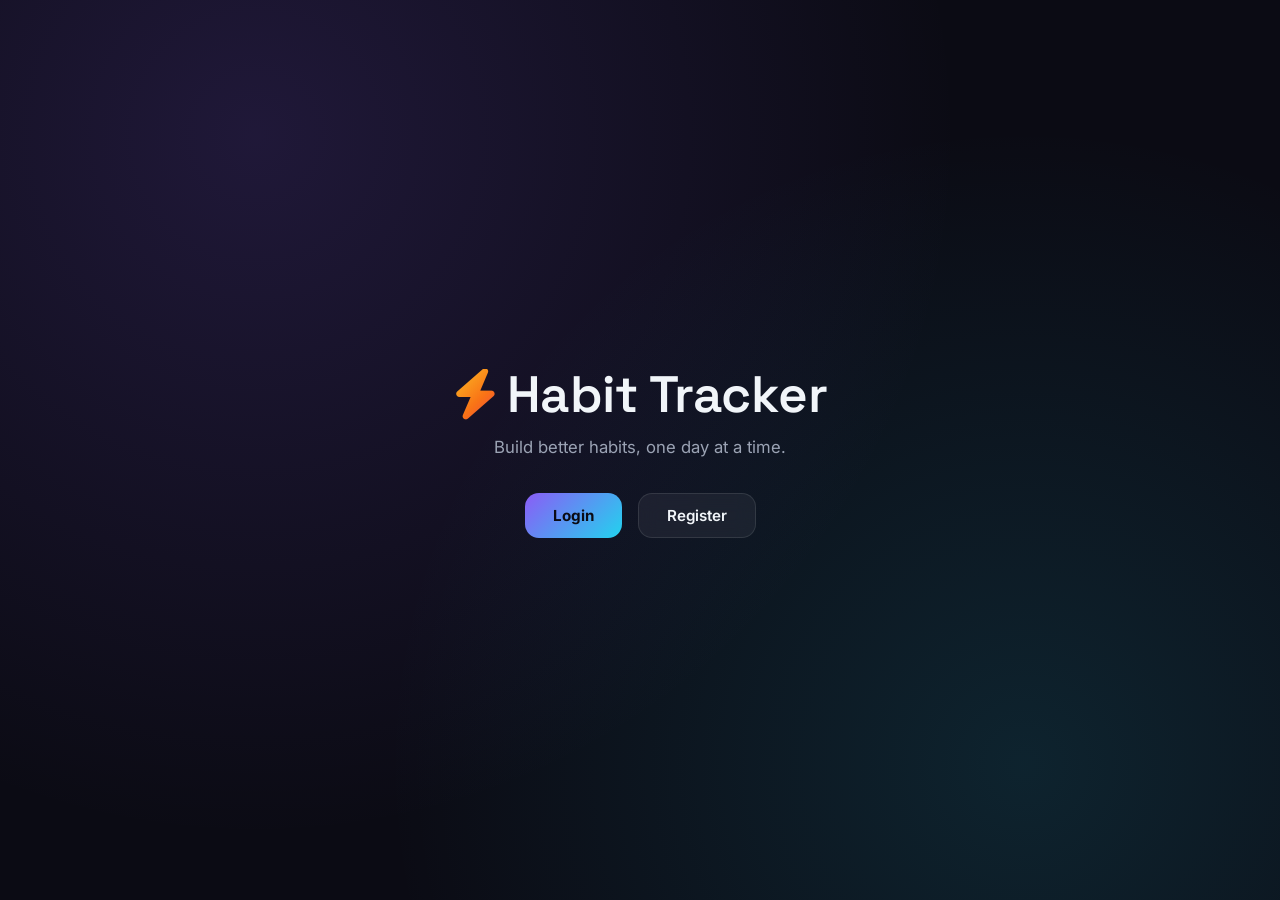
<file: frontend/index.html>
<!DOCTYPE html>
<html lang="en">
<head>
<meta charset="UTF-8">
<meta name="viewport" content="width=device-width, initial-scale=1.0, maximum-scale=1.0, viewport-fit=cover">


<meta name="theme-color" content="#0b0b14">
<meta name="mobile-web-app-capable" content="yes">
<meta name="apple-mobile-web-app-capable" content="yes">
<meta name="apple-mobile-web-app-status-bar-style" content="black-translucent">
<meta name="apple-mobile-web-app-title" content="Habits">
<link rel="manifest" href="manifest.json">
<link rel="apple-touch-icon" href="apple-touch-icon.png">
<link rel="icon" href="icon-192.png">


<title>Habit Tracker</title>
<link rel="stylesheet" href="css/main.css">
<link rel="stylesheet" href="https://cdnjs.cloudflare.com/ajax/libs/font-awesome/6.5.1/css/all.min.css">
</head>
<body>
<div class="landing">
  <h1><i class="fa-solid fa-bolt"></i> Habit Tracker</h1>
  <p>Build better habits, one day at a time.</p>
  <div class="landing-actions">
    <a href="login.html" class="btn btn-primary">Login</a>
    <a href="register.html" class="btn btn-secondary">Register</a>
  </div>
</div>
<script src="js/config.js"></script>
<script src="js/app.js"></script>

<script src="js/reminders.js"></script>

<script>redirectIfAuthed();</script>
</body>
</html>
</file>
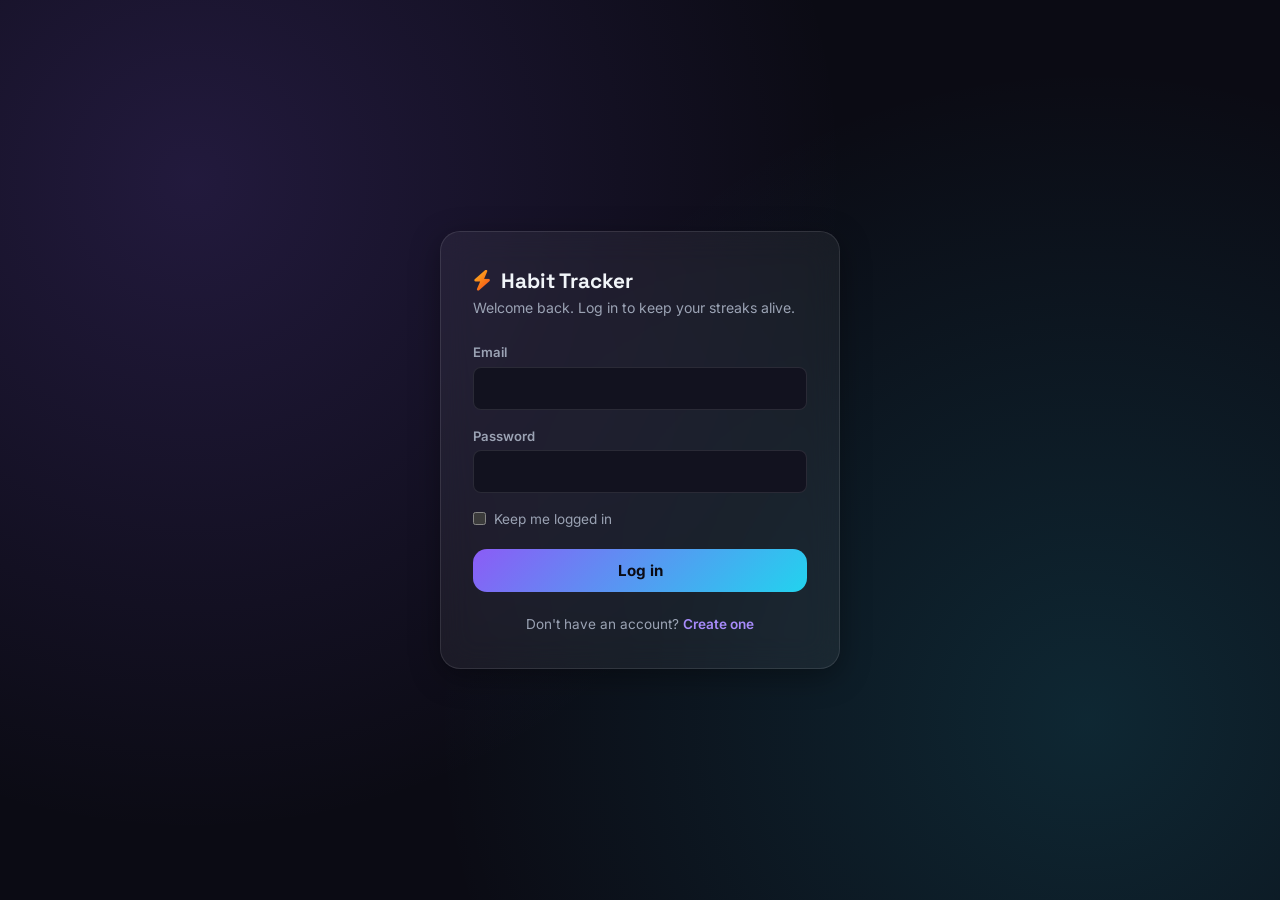
<file: frontend/achievements.html>
<!DOCTYPE html>
<html lang="en">
<head>
<meta charset="UTF-8">
<meta name="viewport" content="width=device-width, initial-scale=1.0, maximum-scale=1.0, viewport-fit=cover">


<meta name="theme-color" content="#0b0b14">
<meta name="mobile-web-app-capable" content="yes">
<meta name="apple-mobile-web-app-capable" content="yes">
<meta name="apple-mobile-web-app-status-bar-style" content="black-translucent">
<meta name="apple-mobile-web-app-title" content="Habits">
<link rel="manifest" href="manifest.json">
<link rel="apple-touch-icon" href="apple-touch-icon.png">
<link rel="icon" href="icon-192.png">


<title>Achievements — Habit Tracker</title>
<link rel="stylesheet" href="css/main.css">
<link rel="stylesheet" href="https://cdnjs.cloudflare.com/ajax/libs/font-awesome/6.5.1/css/all.min.css">
</head>
<body>
<div class="app-shell">
  <div id="app-shell-root"></div>
  <main class="main">
    <div class="page-header">
      <div>
        <h1>Achievements</h1>
        <div class="sub">Unlocked by showing up, not by luck.</div>
      </div>
      <button class="btn btn-secondary" id="recheck-btn"><i class="fa-solid fa-arrows-rotate"></i> Re-check</button>
    </div>

    <div class="achievements-summary">
      <div class="achievements-ring" id="achievements-ring"><span id="ring-label">–</span></div>
      <div>
        <div style="font-weight:700; font-size:1.05rem;" id="summary-count">Loading…</div>
        <div class="sub" style="margin-top:0.15rem;">achievements unlocked</div>
      </div>
    </div>

    <div class="achievements-grid" id="achievements-grid">
      <div class="skel" style="height:100px;"></div>
      <div class="skel" style="height:100px;"></div>
      <div class="skel" style="height:100px;"></div>
      <div class="skel" style="height:100px;"></div>
    </div>
  </main>
</div>
<script src="js/config.js"></script>
<script src="js/app.js"></script>

<script src="js/reminders.js"></script>

<script src="js/achievements.js"></script>
</body>
</html>
</file>
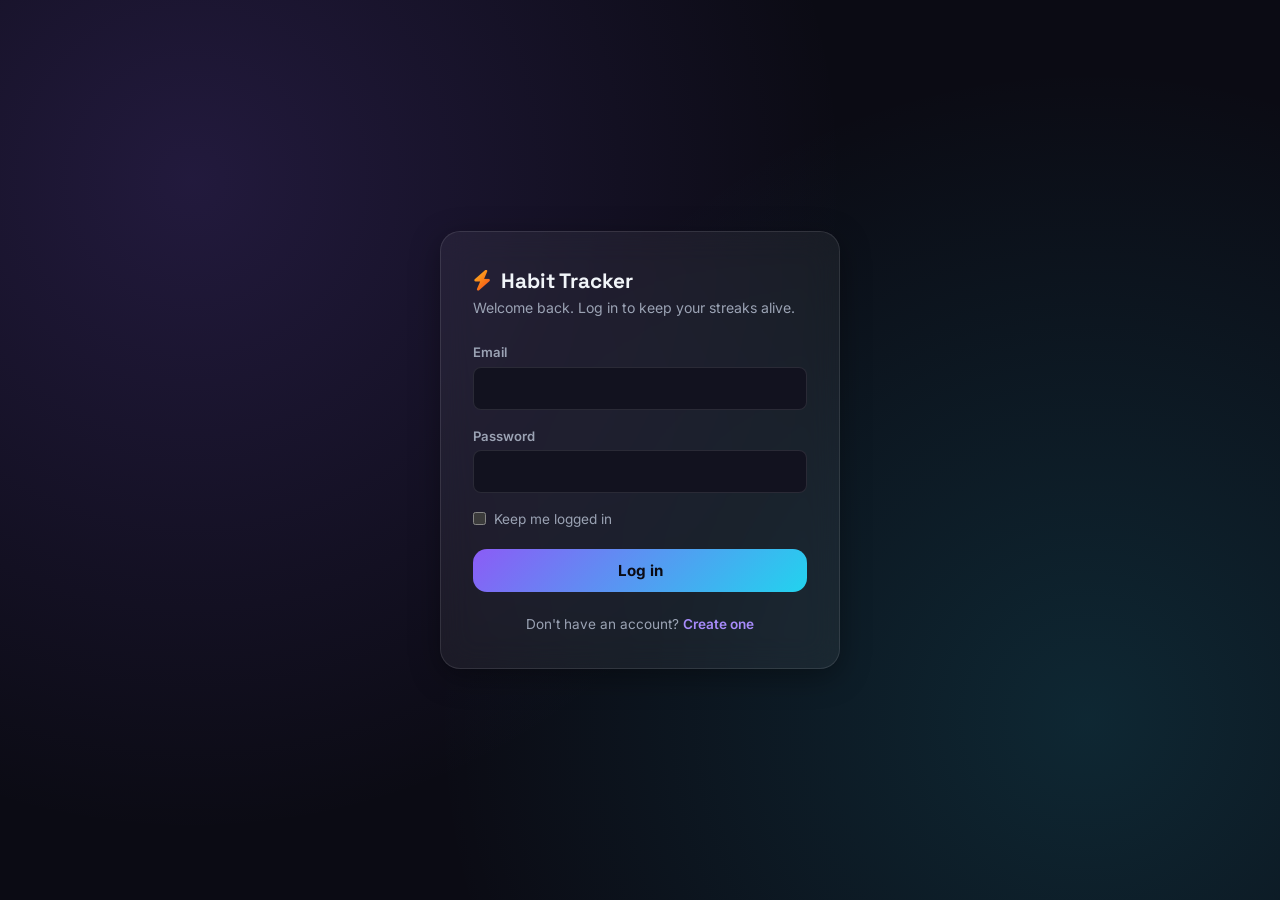
<file: frontend/dashboard.html>
<!DOCTYPE html>
<html lang="en">
<head>
<meta charset="UTF-8">
<meta name="viewport" content="width=device-width, initial-scale=1.0, maximum-scale=1.0, viewport-fit=cover">


<meta name="theme-color" content="#0b0b14">
<meta name="mobile-web-app-capable" content="yes">
<meta name="apple-mobile-web-app-capable" content="yes">
<meta name="apple-mobile-web-app-status-bar-style" content="black-translucent">
<meta name="apple-mobile-web-app-title" content="Habits">
<link rel="manifest" href="manifest.json">
<link rel="apple-touch-icon" href="apple-touch-icon.png">
<link rel="icon" href="icon-192.png">


<title>Dashboard — Habit Tracker</title>
<link rel="stylesheet" href="css/main.css">
<link rel="stylesheet" href="https://cdnjs.cloudflare.com/ajax/libs/font-awesome/6.5.1/css/all.min.css">
</head>
<body>
<div class="app-shell">
  <div id="app-shell-root"></div>
  <main class="main">
    <div class="page-header">
      <div>
        <h1 id="greeting">Today</h1>
        <div class="sub" id="today-date"></div>
      </div>
      <a href="habits.html" class="btn btn-primary"><i class="fa-solid fa-plus"></i> Add habit</a>
    </div>

    <div class="stat-grid" id="stat-grid">
      <div class="stat-card"><div class="stat-label">Today</div><div class="skel" style="height:1.9rem;width:60%;"></div></div>
      <div class="stat-card ember"><div class="stat-label">Current streak</div><div class="skel" style="height:1.9rem;width:60%;"></div></div>
      <div class="stat-card"><div class="stat-label">Longest streak</div><div class="skel" style="height:1.9rem;width:60%;"></div></div>
      <div class="stat-card"><div class="stat-label">Total habits</div><div class="skel" style="height:1.9rem;width:60%;"></div></div>
    </div>

    <div class="card">
      <div class="card-title"><i class="fa-solid fa-list-check"></i> Today's habits</div>
      <div id="habit-list">
        <div class="skel" style="height:60px;margin-bottom:0.5rem;"></div>
        <div class="skel" style="height:60px;margin-bottom:0.5rem;"></div>
        <div class="skel" style="height:60px;"></div>
      </div>
    </div>

    <div class="card" style="margin-top:1.25rem;">
      <div class="page-header" style="margin-bottom:1rem;">
        <div class="card-title" style="margin-bottom:0;"><i class="fa-solid fa-calendar-days"></i> <span id="calendar-month-label">This month</span></div>
        <div class="range-toggle" id="calendar-month-nav">
          <button id="calendar-prev-month" aria-label="Previous month"><i class="fa-solid fa-chevron-left"></i></button>
          <button id="calendar-today-btn">Today</button>
          <button id="calendar-next-month" aria-label="Next month"><i class="fa-solid fa-chevron-right"></i></button>
        </div>
      </div>
      <div class="month-cal-weekdays">
        <span>Sun</span><span>Mon</span><span>Tue</span><span>Wed</span><span>Thu</span><span>Fri</span><span>Sat</span>
      </div>
      <div class="month-cal-grid" id="month-cal-grid"></div>
      <div class="heatmap-legend">
        Less
        <div class="heatmap-cell" data-level="0"></div>
        <div class="heatmap-cell" data-level="1"></div>
        <div class="heatmap-cell" data-level="2"></div>
        <div class="heatmap-cell" data-level="3"></div>
        <div class="heatmap-cell" data-level="4"></div>
        More
      </div>
    </div>
  </main>
</div>
<script src="js/config.js"></script>
<script src="js/app.js"></script>

<script src="js/reminders.js"></script>

<script src="js/dashboard.js"></script>
</body>
</html>
</file>
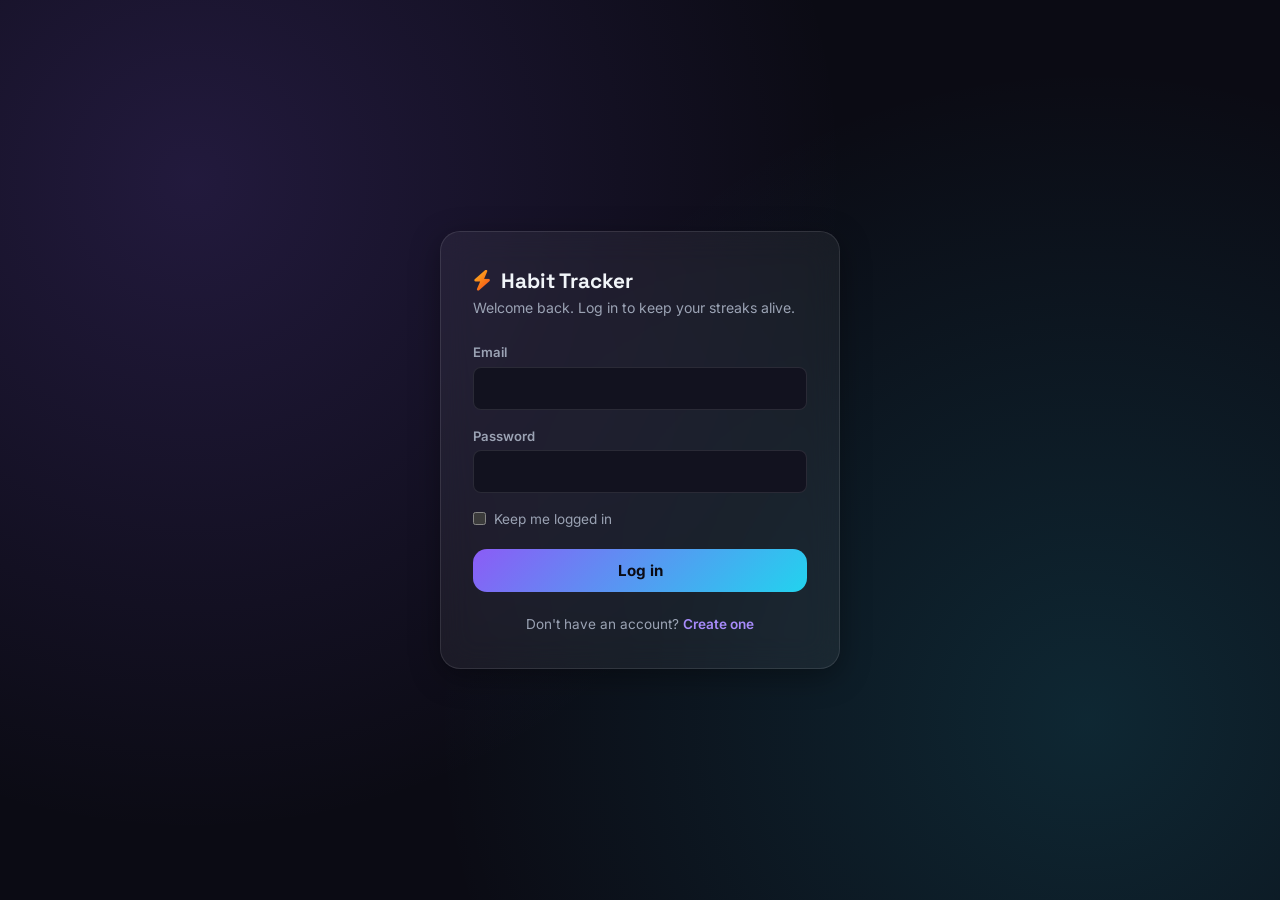
<file: frontend/habits.html>
<!DOCTYPE html>
<html lang="en">
<head>
<meta charset="UTF-8">
<meta name="viewport" content="width=device-width, initial-scale=1.0, maximum-scale=1.0, viewport-fit=cover">



<meta name="theme-color" content="#0b0b14">
<meta name="mobile-web-app-capable" content="yes">
<meta name="apple-mobile-web-app-capable" content="yes">
<meta name="apple-mobile-web-app-status-bar-style" content="black-translucent">
<meta name="apple-mobile-web-app-title" content="Habits">
<link rel="manifest" href="manifest.json">
<link rel="apple-touch-icon" href="apple-touch-icon.png">
<link rel="icon" href="icon-192.png">


<title>Habits — Habit Tracker</title>
<link rel="stylesheet" href="css/main.css">
<link rel="stylesheet" href="https://cdnjs.cloudflare.com/ajax/libs/font-awesome/6.5.1/css/all.min.css">
</head>
<body>
<div class="app-shell">
  <div id="app-shell-root"></div>
  <main class="main">
    <div class="page-header">
      <div>
        <h1>Habits</h1>
        <div class="sub">Everything you're building, in one place.</div>
      </div>
      <button class="btn btn-primary" id="new-habit-btn"><i class="fa-solid fa-plus"></i> Add habit</button>
    </div>

    <div class="habits-grid" id="habits-grid">
      <div class="skel" style="height:180px;"></div>
      <div class="skel" style="height:180px;"></div>
      <div class="skel" style="height:180px;"></div>
    </div>
  </main>
</div>

<!-- Create / Edit modal -->
<div class="modal-overlay" id="habit-modal-overlay">
  <div class="modal">
    <div class="modal-header">
      <h2 id="modal-title">New habit</h2>
      <button class="btn btn-icon btn-ghost" id="modal-close-btn" aria-label="Close"><i class="fa-solid fa-xmark"></i></button>
    </div>
    <div class="form-error" id="modal-error"></div>
    <form id="habit-form" novalidate>
      <input type="hidden" id="habit-id">
      <div class="field">
        <label for="habit-title">Title</label>
        <input type="text" id="habit-title" maxlength="100" required placeholder="e.g. Drink 8 glasses of water">
      </div>
      <div class="field">
        <label for="habit-description">Description <span class="field-hint">(optional)</span></label>
        <textarea id="habit-description" rows="2" maxlength="500" placeholder="Any details or reminders"></textarea>
      </div>
      <div class="field">
        <label for="habit-category">Category</label>
        <select id="habit-category"></select>
      </div>
      <div class="field">
        <label for="habit-goal">Goal <span class="field-hint">(times per day)</span></label>
        <input type="number" id="habit-goal" min="1" value="1" required>
      </div>
      <div class="field">


        <label class="reminder-toggle-row" for="habit-reminder-enabled">
          <span>Reminder <span class="field-hint">(browser notification)</span></span>
          <span class="switch">
            <input type="checkbox" id="habit-reminder-enabled">
            <span class="switch-track"></span>
          </span>
        </label>
        <input type="time" id="habit-reminder-time" value="09:00" style="margin-top:0.6rem; display:none;">
      </div>
      <div class="field">

        <label>Color</label>
        <div class="swatch-grid" id="color-picker"></div>
      </div>
      <div class="field">
        <label>Icon</label>
        <div class="icon-grid" id="icon-picker"></div>
      </div>
      <button type="submit" class="btn btn-primary btn-block" id="habit-submit-btn" style="margin-top:0.5rem;">
        <span id="habit-submit-label">Save habit</span>
      </button>
    </form>
  </div>
</div>

<!-- Delete confirm modal -->
<div class="modal-overlay" id="delete-modal-overlay">
  <div class="modal" style="max-width:380px;">
    <div class="modal-header"><h2>Delete habit?</h2></div>
    <p style="color:var(--text-dim); font-size:0.9rem; margin-bottom:1.5rem;" id="delete-modal-text">This will permanently delete this habit and all of its completion history. This can't be undone.</p>
    <div style="display:flex; gap:0.75rem;">
      <button class="btn btn-secondary btn-block" id="delete-cancel-btn">Cancel</button>
      <button class="btn btn-danger btn-block" id="delete-confirm-btn">Delete</button>
    </div>
  </div>
</div>

<script src="js/config.js"></script>
<script src="js/app.js"></script>

<script src="js/reminders.js"></script>

<script src="js/habits.js"></script>
</body>
</html>
</file>
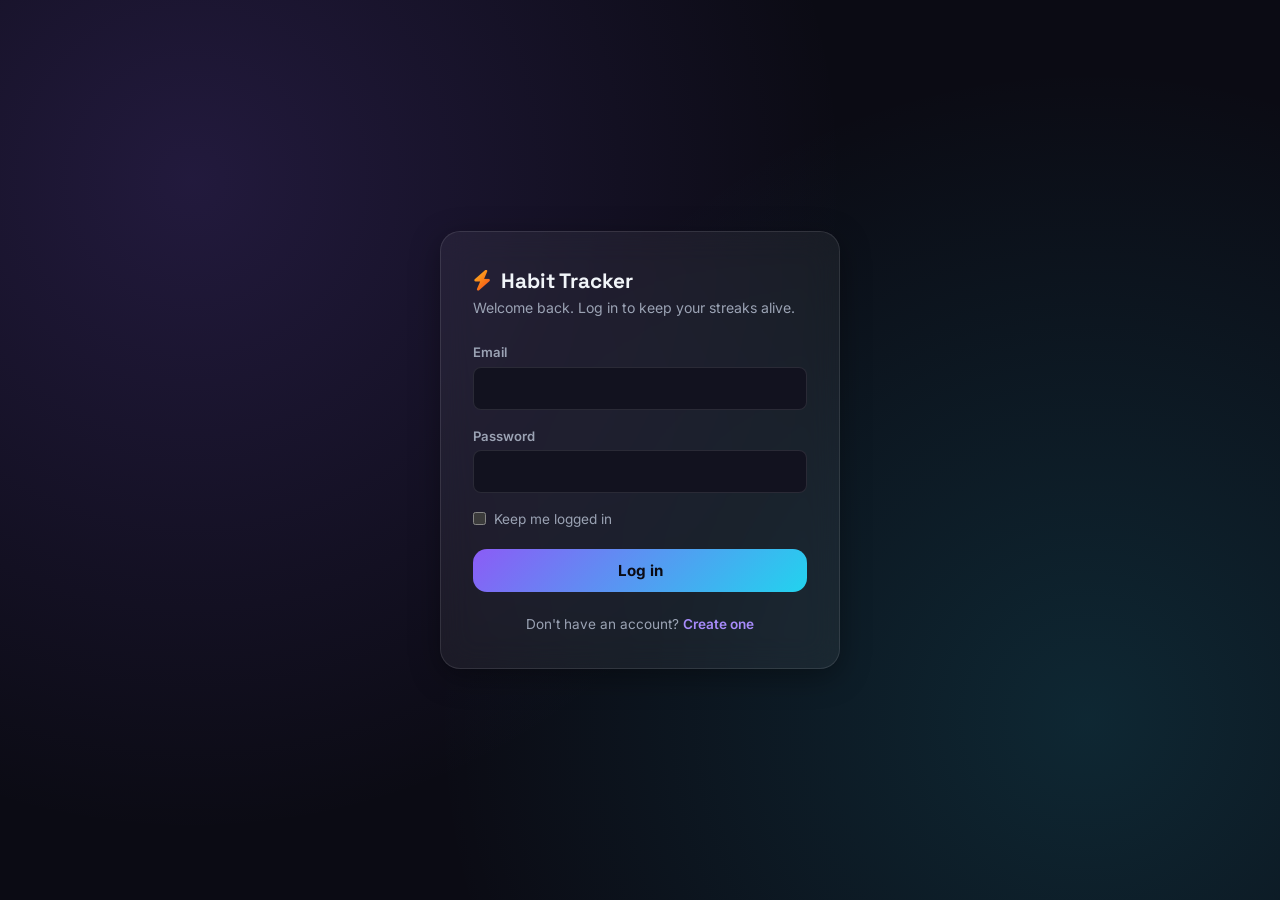
<file: frontend/login.html>
<!DOCTYPE html>
<html lang="en">
<head>
<meta charset="UTF-8">
<meta name="viewport" content="width=device-width, initial-scale=1.0, maximum-scale=1.0, viewport-fit=cover">


<meta name="theme-color" content="#0b0b14">
<meta name="mobile-web-app-capable" content="yes">
<meta name="apple-mobile-web-app-capable" content="yes">
<meta name="apple-mobile-web-app-status-bar-style" content="black-translucent">
<meta name="apple-mobile-web-app-title" content="Habits">
<link rel="manifest" href="manifest.json">
<link rel="apple-touch-icon" href="apple-touch-icon.png">
<link rel="icon" href="icon-192.png">


<title>Log in — Habit Tracker</title>
<link rel="stylesheet" href="css/main.css">
<link rel="stylesheet" href="https://cdnjs.cloudflare.com/ajax/libs/font-awesome/6.5.1/css/all.min.css">
</head>
<body>
<div class="auth-shell">
  <div class="auth-card">
    <div class="brand"><i class="fa-solid fa-bolt"></i> Habit Tracker</div>
    <p class="subtitle">Welcome back. Log in to keep your streaks alive.</p>

    <div class="form-error" id="form-error"></div>

    <form id="login-form" novalidate>
      <div class="field">
        <label for="email">Email</label>
        <input type="email" id="email" name="email" autocomplete="email" required>
      </div>
      <div class="field">
        <label for="password">Password</label>
        <input type="password" id="password" name="password" autocomplete="current-password" required>
      </div>
      <div class="checkbox-row" style="margin-bottom:1.4rem;">
        <input type="checkbox" id="remember_me" name="remember_me">
        <label for="remember_me">Keep me logged in</label>
      </div>
      <button type="submit" class="btn btn-primary btn-block" id="submit-btn">
        <span id="submit-label">Log in</span>
      </button>
    </form>

    <div class="auth-footer">Don't have an account? <a href="register.html">Create one</a></div>
  </div>
</div>
<script src="js/config.js"></script>
<script src="js/app.js"></script>

<script src="js/reminders.js"></script>

<script>
redirectIfAuthed();

const form = document.getElementById("login-form");
const errorEl = document.getElementById("form-error");
const submitBtn = document.getElementById("submit-btn");
const submitLabel = document.getElementById("submit-label");

form.addEventListener("submit", async (e) => {
  e.preventDefault();
  setFormError(errorEl, "");

  const email = document.getElementById("email").value.trim();
  const password = document.getElementById("password").value;
  const remember_me = document.getElementById("remember_me").checked;

  submitBtn.disabled = true;
  submitLabel.textContent = "Logging in…";

  try {
    const result = await api.post("/auth/login", { email, password, remember_me });
    setToken(result.access_token);
    setCachedUser(result.user);
    location.href = "dashboard.html";
  } catch (err) {
    setFormError(errorEl, err.message || "Login failed.");
    submitBtn.disabled = false;
    submitLabel.textContent = "Log in";
  }
});
</script>
</body>
</html>
</file>
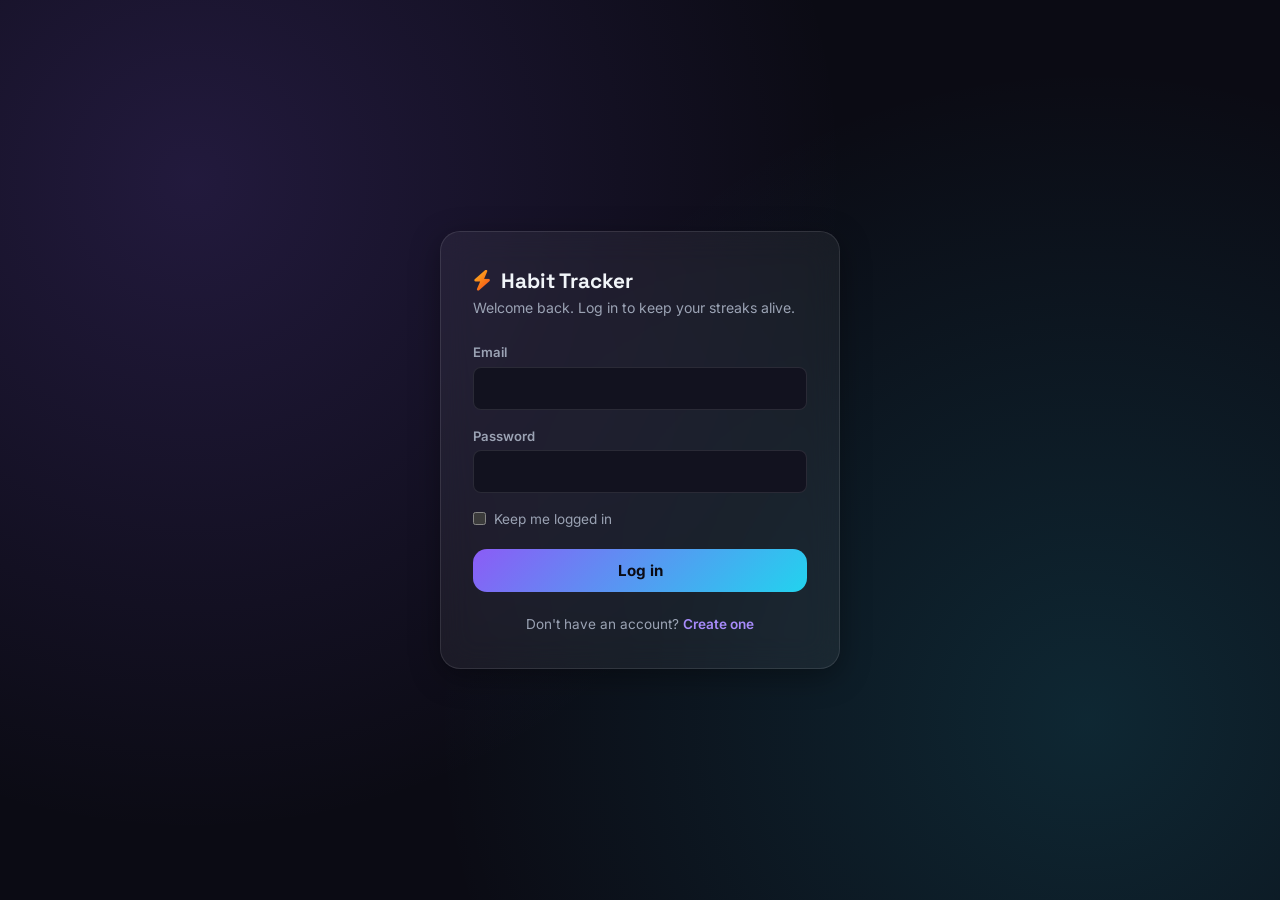
<file: frontend/profile.html>
<!DOCTYPE html>
<html lang="en">
<head>
<meta charset="UTF-8">
<meta name="viewport" content="width=device-width, initial-scale=1.0, maximum-scale=1.0, viewport-fit=cover">


<meta name="theme-color" content="#0b0b14">
<meta name="mobile-web-app-capable" content="yes">
<meta name="apple-mobile-web-app-capable" content="yes">
<meta name="apple-mobile-web-app-status-bar-style" content="black-translucent">
<meta name="apple-mobile-web-app-title" content="Habits">
<link rel="manifest" href="manifest.json">
<link rel="apple-touch-icon" href="apple-touch-icon.png">
<link rel="icon" href="icon-192.png">



<title>Profile — Habit Tracker</title>
<link rel="stylesheet" href="css/main.css">
<link rel="stylesheet" href="https://cdnjs.cloudflare.com/ajax/libs/font-awesome/6.5.1/css/all.min.css">
</head>
<body>
<div class="app-shell">
  <div id="app-shell-root"></div>
  <main class="main">
    <div class="page-header">
      <div>
        <h1>Profile</h1>
        <div class="sub">Your account and lifetime stats.</div>
      </div>
    </div>

    <div class="stat-grid" style="grid-template-columns:repeat(2,1fr); margin-bottom:1.75rem;" id="profile-stats">
      <div class="stat-card"><div class="stat-label">Total habits</div><div class="skel" style="height:1.9rem;width:50%;"></div></div>
      <div class="stat-card ember"><div class="stat-label">Total completions</div><div class="skel" style="height:1.9rem;width:50%;"></div></div>
    </div>

    <div class="grid-2">
      <div class="card">
        <div class="card-title"><i class="fa-solid fa-user"></i> Account details</div>
        <div class="form-error" id="profile-error"></div>
        <form id="profile-form" novalidate>
          <div class="field">
            <label for="username">Username</label>
            <input type="text" id="username" minlength="3" maxlength="50" required>
          </div>
          <div class="field">
            <label for="email">Email</label>
            <input type="email" id="email" disabled>
            <span class="field-hint">Email can't be changed here.</span>
          </div>
          <div class="field">
            <label for="avatar_url">Avatar URL <span class="field-hint">(optional)</span></label>
            <input type="text" id="avatar_url" placeholder="https://…">
          </div>
          <button type="submit" class="btn btn-primary" id="profile-submit-btn">
            <span id="profile-submit-label">Save changes</span>
          </button>
        </form>
      </div>

      <div class="card">
        <div class="card-title"><i class="fa-solid fa-lock"></i> Change password</div>
        <div class="form-error" id="password-error"></div>
        <div id="password-success" class="badge badge-streak" style="display:none; margin-bottom:1.1rem;"><i class="fa-solid fa-check"></i> Password updated</div>
        <form id="password-form" novalidate>
          <div class="field">
            <label for="current_password">Current password</label>
            <input type="password" id="current_password" autocomplete="current-password" required>
          </div>
          <div class="field">
            <label for="new_password">New password</label>
            <input type="password" id="new_password" autocomplete="new-password" minlength="8" maxlength="128" required>
            <span class="field-hint">At least 8 characters.</span>
          </div>
          <button type="submit" class="btn btn-secondary" id="password-submit-btn">
            <span id="password-submit-label">Update password</span>
          </button>
        </form>
      </div>
    </div>
  </main>
</div>
<script src="js/config.js"></script>
<script src="js/app.js"></script>

<script src="js/reminders.js"></script>

<script src="js/profile.js"></script>
</body>
</html>
</file>
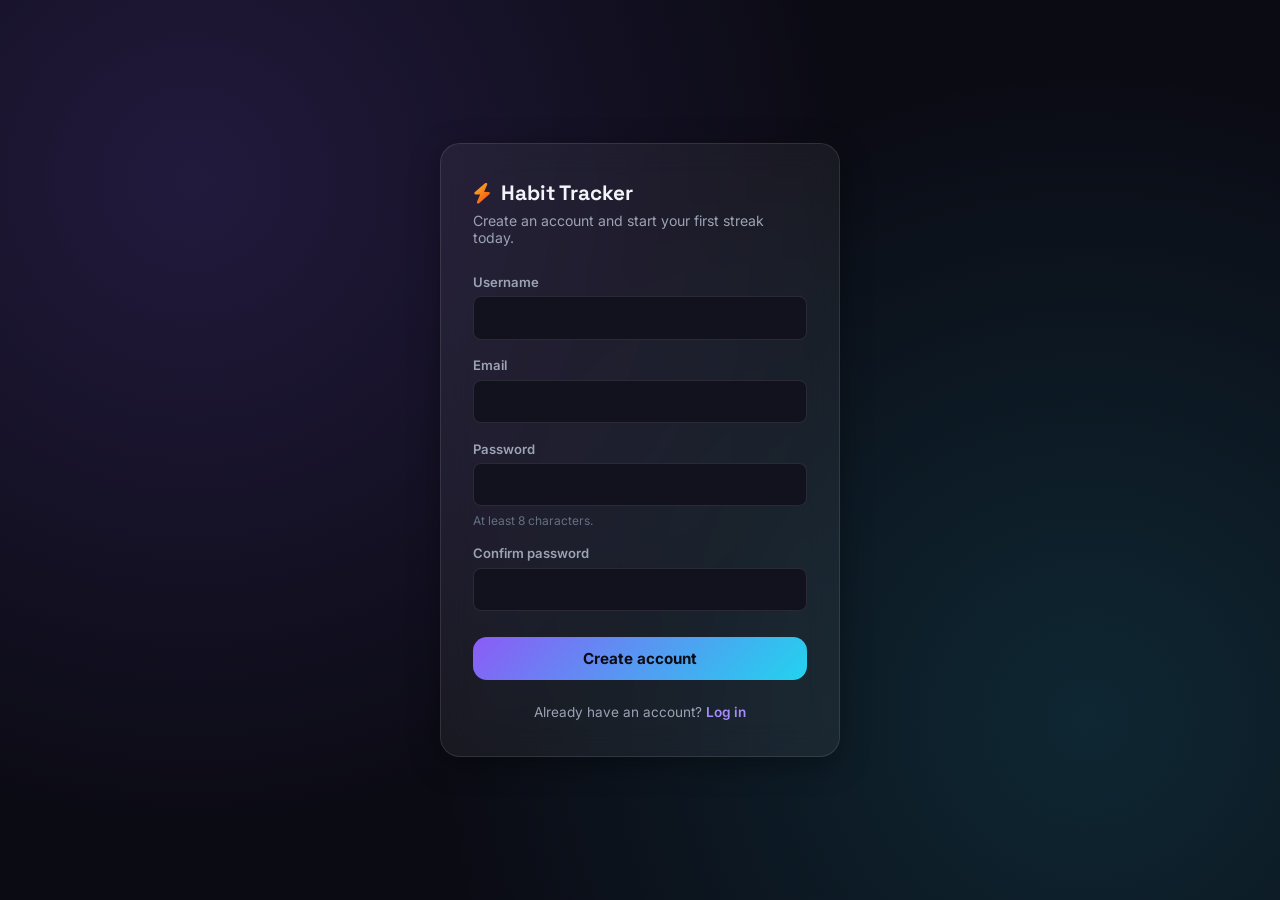
<file: frontend/register.html>
<!DOCTYPE html>
<html lang="en">
<head>
<meta charset="UTF-8">
<meta name="viewport" content="width=device-width, initial-scale=1.0, maximum-scale=1.0, viewport-fit=cover">


<meta name="theme-color" content="#0b0b14">
<meta name="mobile-web-app-capable" content="yes">
<meta name="apple-mobile-web-app-capable" content="yes">
<meta name="apple-mobile-web-app-status-bar-style" content="black-translucent">
<meta name="apple-mobile-web-app-title" content="Habits">
<link rel="manifest" href="manifest.json">
<link rel="apple-touch-icon" href="apple-touch-icon.png">
<link rel="icon" href="icon-192.png">


<title>Create account — Habit Tracker</title>
<link rel="stylesheet" href="css/main.css">
<link rel="stylesheet" href="https://cdnjs.cloudflare.com/ajax/libs/font-awesome/6.5.1/css/all.min.css">
</head>
<body>
<div class="auth-shell">
  <div class="auth-card">
    <div class="brand"><i class="fa-solid fa-bolt"></i> Habit Tracker</div>
    <p class="subtitle">Create an account and start your first streak today.</p>

    <div class="form-error" id="form-error"></div>

    <form id="register-form" novalidate>
      <div class="field">
        <label for="username">Username</label>
        <input type="text" id="username" name="username" autocomplete="username" minlength="3" maxlength="50" required>
      </div>
      <div class="field">
        <label for="email">Email</label>
        <input type="email" id="email" name="email" autocomplete="email" required>
      </div>
      <div class="field">
        <label for="password">Password</label>
        <input type="password" id="password" name="password" autocomplete="new-password" minlength="8" maxlength="128" required>
        <span class="field-hint">At least 8 characters.</span>
      </div>
      <div class="field">
        <label for="confirm_password">Confirm password</label>
        <input type="password" id="confirm_password" name="confirm_password" autocomplete="new-password" minlength="8" maxlength="128" required>
      </div>
      <button type="submit" class="btn btn-primary btn-block" id="submit-btn" style="margin-top:0.5rem;">
        <span id="submit-label">Create account</span>
      </button>
    </form>

    <div class="auth-footer">Already have an account? <a href="login.html">Log in</a></div>
  </div>
</div>
<script src="js/config.js"></script>
<script src="js/app.js"></script>

<script src="js/reminders.js"></script>

<script>
redirectIfAuthed();

const form = document.getElementById("register-form");
const errorEl = document.getElementById("form-error");
const submitBtn = document.getElementById("submit-btn");
const submitLabel = document.getElementById("submit-label");

form.addEventListener("submit", async (e) => {
  e.preventDefault();
  setFormError(errorEl, "");

  const username = document.getElementById("username").value.trim();
  const email = document.getElementById("email").value.trim();
  const password = document.getElementById("password").value;
  const confirm_password = document.getElementById("confirm_password").value;

  if (password !== confirm_password) {
    setFormError(errorEl, "Passwords do not match.");
    return;
  }

  submitBtn.disabled = true;
  submitLabel.textContent = "Creating account…";

  try {
    const result = await api.post("/auth/register", { username, email, password, confirm_password });
    setToken(result.access_token);
    setCachedUser(result.user);
    location.href = "dashboard.html";
  } catch (err) {
    setFormError(errorEl, err.message || "Registration failed.");
    submitBtn.disabled = false;
    submitLabel.textContent = "Create account";
  }
});
</script>
</body>
</html>
</file>
<file: frontend/css/main.css>
/* ==========================================================================
   Habit Tracker — Design System
   Dark glassmorphism, violet→cyan signature gradient, ember/streak motif.
   Display face: Space Grotesk (geometric, a little mechanical — like a
   counter ticking up). Body face: Inter. Data face: JetBrains Mono for
   numbers so streaks and stats feel counted, not typeset.
   ========================================================================== */

@import url('https://fonts.googleapis.com/css2?family=Space+Grotesk:wght@500;600;700&family=Inter:wght@400;500;600;700&family=JetBrains+Mono:wght@500;600&display=swap');

:root {
  /* --- Color: named, not generic --- */
  --bg: #0b0b14;
  --bg-elevated: #12121f;
  --surface: rgba(255, 255, 255, 0.055);
  --surface-strong: rgba(255, 255, 255, 0.09);
  --border: rgba(255, 255, 255, 0.10);
  --border-strong: rgba(255, 255, 255, 0.18);

  --text: #f1f5f9;
  --text-dim: #9ba3b4;
  --text-faint: #666f84;

  --violet: #8b5cf6;
  --violet-light: #a78bfa;
  --cyan: #22d3ee;
  --ember: #fb923c;
  --ember-hot: #f97316;
  --success: #34d399;
  --danger: #f87171;
  --warning: #fbbf24;

  --gradient-signature: linear-gradient(135deg, var(--violet) 0%, var(--cyan) 100%);
  --gradient-ember: linear-gradient(135deg, #fbbf24 0%, var(--ember-hot) 60%, #ef4444 100%);

  --radius-sm: 8px;
  --radius-md: 14px;
  --radius-lg: 20px;
  --radius-pill: 999px;

  --shadow-soft: 0 8px 30px rgba(0, 0, 0, 0.35);
  --shadow-glow-violet: 0 0 0 1px rgba(139, 92, 246, 0.25), 0 8px 24px rgba(139, 92, 246, 0.18);

  --font-display: "Space Grotesk", system-ui, sans-serif;
  --font-body: "Inter", system-ui, sans-serif;
  --font-mono: "JetBrains Mono", ui-monospace, monospace;

  --sidebar-w: 240px;
  --header-h: 64px;
}

* { box-sizing: border-box; margin: 0; padding: 0; }

html { color-scheme: dark; }

body {
  background: var(--bg);
  color: var(--text);
  font-family: var(--font-body);
  min-height: 100vh;
  -webkit-font-smoothing: antialiased;
  overflow-x: hidden;
}

a { color: inherit; }

::selection { background: rgba(139, 92, 246, 0.35); }

::-webkit-scrollbar { width: 10px; height: 10px; }
::-webkit-scrollbar-track { background: transparent; }
::-webkit-scrollbar-thumb { background: var(--border-strong); border-radius: var(--radius-pill); }
::-webkit-scrollbar-thumb:hover { background: rgba(255, 255, 255, 0.28); }

:focus-visible {
  outline: 2px solid var(--cyan);
  outline-offset: 2px;
  border-radius: 4px;
}

@media (prefers-reduced-motion: reduce) {
  *, *::before, *::after {
    animation-duration: 0.01ms !important;
    animation-iteration-count: 1 !important;
    transition-duration: 0.01ms !important;
    scroll-behavior: auto !important;
  }
}

h1, h2, h3, h4 { font-family: var(--font-display); font-weight: 600; letter-spacing: -0.01em; }

.mono { font-family: var(--font-mono); font-variant-numeric: tabular-nums; }

/* ==========================================================================
   Landing
   ========================================================================== */

.landing {
  display: flex;
  flex-direction: column;
  align-items: center;
  justify-content: center;
  min-height: 100vh;
  text-align: center;
  background:
    radial-gradient(circle at 20% 15%, rgba(139, 92, 246, 0.16), transparent 55%),
    radial-gradient(circle at 80% 85%, rgba(34, 211, 238, 0.12), transparent 50%);
  padding: 2rem;
}

.landing h1 {
  font-size: clamp(2.2rem, 5vw, 3.2rem);
  margin-bottom: 0.6rem;
  display: flex;
  align-items: center;
  gap: 0.6rem;
  justify-content: center;
}

.landing h1 i { background: var(--gradient-ember); -webkit-background-clip: text; background-clip: text; color: transparent; }

.landing p { color: var(--text-dim); margin-bottom: 2.25rem; font-size: 1.05rem; }

.landing-actions { display: flex; gap: 1rem; }

/* ==========================================================================
   Buttons, inputs, badges — shared form/interaction vocabulary
   ========================================================================== */

.btn {
  display: inline-flex;
  align-items: center;
  justify-content: center;
  gap: 0.5rem;
  padding: 0.75rem 1.75rem;
  border-radius: var(--radius-md);
  text-decoration: none;
  font-weight: 600;
  font-size: 0.95rem;
  font-family: var(--font-body);
  cursor: pointer;
  transition: transform 0.15s ease, box-shadow 0.15s ease, background 0.15s ease, opacity 0.15s ease;
  border: 1px solid var(--border);
  color: var(--text);
  background: var(--surface);
}

.btn-primary { background: var(--gradient-signature); color: #0b0b14; border: none; font-weight: 700; }
.btn-secondary { background: var(--surface); backdrop-filter: blur(10px); }
.btn-ghost { background: transparent; border-color: transparent; color: var(--text-dim); }
.btn-danger { background: rgba(248, 113, 113, 0.12); border-color: rgba(248, 113, 113, 0.3); color: var(--danger); }
.btn-sm { padding: 0.45rem 0.9rem; font-size: 0.85rem; border-radius: var(--radius-sm); }
.btn-icon { padding: 0.55rem; width: 2.25rem; height: 2.25rem; border-radius: var(--radius-sm); }

.btn:hover:not(:disabled) { transform: translateY(-2px); box-shadow: var(--shadow-glow-violet); }
.btn:active:not(:disabled) { transform: translateY(0); }
.btn:disabled { opacity: 0.5; cursor: not-allowed; }
.btn-block { width: 100%; }

.field { display: flex; flex-direction: column; gap: 0.4rem; margin-bottom: 1.1rem; text-align: left; }
.field label { font-size: 0.82rem; color: var(--text-dim); font-weight: 600; }
.field-hint { font-size: 0.75rem; color: var(--text-faint); }
.field-error { font-size: 0.78rem; color: var(--danger); min-height: 1em; }


input[type="text"], input[type="email"], input[type="password"], input[type="number"], input[type="date"], input[type="time"], textarea, select {

  background: var(--bg-elevated);
  border: 1px solid var(--border);
  color: var(--text);
  padding: 0.7rem 0.9rem;
  border-radius: var(--radius-sm);
  font-family: var(--font-body);
  font-size: 0.95rem;
  transition: border-color 0.15s ease, box-shadow 0.15s ease;
  width: 100%;

  color-scheme: dark;
}

/* iOS Safari zooms the page on focus if an input's font-size is under 16px —
   bump it back down visually with a scale-neutral min size on touch widths. */
@media (max-width: 760px) {
  input[type="text"], input[type="email"], input[type="password"], input[type="number"],
  input[type="date"], input[type="time"], textarea, select {
    font-size: 16px;
  }

}

input:focus, textarea:focus, select:focus {
  outline: none;
  border-color: var(--violet-light);
  box-shadow: 0 0 0 3px rgba(139, 92, 246, 0.18);
}

input::placeholder, textarea::placeholder { color: var(--text-faint); }

.checkbox-row { display: flex; align-items: center; gap: 0.5rem; font-size: 0.85rem; color: var(--text-dim); }
.checkbox-row input { width: auto; }

.badge {
  display: inline-flex;
  align-items: center;
  gap: 0.35rem;
  padding: 0.25rem 0.65rem;
  border-radius: var(--radius-pill);
  font-size: 0.72rem;
  font-weight: 700;
  text-transform: uppercase;
  letter-spacing: 0.04em;
  background: var(--surface-strong);
  border: 1px solid var(--border);
  color: var(--text-dim);
}

.badge-streak { background: rgba(249, 115, 22, 0.14); border-color: rgba(249, 115, 22, 0.3); color: var(--ember); }

/* ==========================================================================
   Auth pages
   ========================================================================== */

.auth-shell {
  min-height: 100vh;
  display: grid;
  grid-template-columns: 1fr;
  place-items: center;
  background:
    radial-gradient(circle at 15% 20%, rgba(139, 92, 246, 0.18), transparent 50%),
    radial-gradient(circle at 85% 80%, rgba(34, 211, 238, 0.14), transparent 50%);
  padding: 2rem 1rem;
}

.auth-card {
  width: 100%;
  max-width: 400px;
  background: var(--surface);
  border: 1px solid var(--border);
  border-radius: var(--radius-lg);
  padding: 2.25rem 2rem;
  backdrop-filter: blur(16px);
  box-shadow: var(--shadow-soft);
}

.auth-card .brand {
  display: flex;
  align-items: center;
  gap: 0.6rem;
  font-family: var(--font-display);
  font-size: 1.3rem;
  font-weight: 700;
  margin-bottom: 0.35rem;
}

.auth-card .brand i { background: var(--gradient-ember); -webkit-background-clip: text; background-clip: text; color: transparent; }

.auth-card .subtitle { color: var(--text-dim); font-size: 0.88rem; margin-bottom: 1.75rem; }

.auth-footer { margin-top: 1.5rem; text-align: center; font-size: 0.85rem; color: var(--text-dim); }
.auth-footer a { color: var(--violet-light); font-weight: 600; text-decoration: none; }
.auth-footer a:hover { text-decoration: underline; }

.form-error {
  background: rgba(248, 113, 113, 0.1);
  border: 1px solid rgba(248, 113, 113, 0.28);
  color: #fca5a5;
  padding: 0.7rem 0.9rem;
  border-radius: var(--radius-sm);
  font-size: 0.85rem;
  margin-bottom: 1.1rem;
  display: none;
}
.form-error.visible { display: block; }

/* ==========================================================================
   App shell: sidebar + header + content
   ========================================================================== */

.app-shell { display: flex; min-height: 100vh; }

/* The sidebar/topbar/backdrop are injected into this wrapper div by JS.
   Without `display: contents`, the wrapper itself becomes a flex item of
   .app-shell — and since .sidebar is position:fixed (removed from flow)
   and .sidebar-backdrop is position:fixed + hidden, the wrapper's own box
   shrinks to fit only the mobile-topbar's content width, stealing that
   much horizontal space from <main> even on desktop. `display: contents`
   makes the wrapper invisible to layout so its children lay out directly
   as if they were flex items / fixed elements of .app-shell themselves. */
#app-shell-root { display: contents; }

.sidebar {
  width: var(--sidebar-w);
  flex-shrink: 0;
  background: var(--bg-elevated);
  border-right: 1px solid var(--border);
  display: flex;
  flex-direction: column;
  padding: 1.25rem 0.9rem;
  position: sticky;
  top: 0;
  height: 100vh;
  z-index: 40;
}

.sidebar .brand,
.mobile-topbar .brand {
  color: inherit;
  text-decoration: none;
}

.sidebar .brand {
  display: flex;
  align-items: center;
  gap: 0.55rem;
  font-family: var(--font-display);
  font-weight: 700;
  font-size: 1.1rem;
  padding: 0.5rem 0.6rem 1.5rem;
}

.sidebar .brand i { background: var(--gradient-ember); -webkit-background-clip: text; background-clip: text; color: transparent; }

.sidebar nav { display: flex; flex-direction: column; gap: 0.15rem; flex: 1; }

.sidebar .nav-link {
  display: flex;
  align-items: center;
  gap: 0.75rem;
  padding: 0.65rem 0.75rem;
  border-radius: var(--radius-sm);
  color: var(--text-dim);
  text-decoration: none;
  font-size: 0.92rem;
  font-weight: 500;
  position: relative;
  transition: background 0.15s ease, color 0.15s ease;
}

.sidebar .nav-link i { width: 1.1rem; text-align: center; font-size: 0.95rem; }

.sidebar .nav-link:hover { background: var(--surface); color: var(--text); }

.sidebar .nav-link.active {
  background: var(--surface-strong);
  color: var(--text);
}

.sidebar .nav-link.active::before {
  content: "";
  position: absolute;
  left: -0.9rem;
  top: 0.3rem;
  bottom: 0.3rem;
  width: 3px;
  border-radius: var(--radius-pill);
  background: var(--gradient-signature);
}

.sidebar-footer { border-top: 1px solid var(--border); padding-top: 0.9rem; margin-top: 0.5rem; }

.sidebar-user {
  display: flex;
  align-items: center;
  gap: 0.65rem;
  padding: 0.4rem 0.5rem 0.75rem;
}

.avatar {
  width: 2.1rem;
  height: 2.1rem;
  border-radius: 50%;
  background: var(--gradient-signature);
  display: flex;
  align-items: center;
  justify-content: center;
  font-family: var(--font-display);
  font-weight: 700;
  font-size: 0.85rem;
  color: #0b0b14;
  flex-shrink: 0;
  overflow: hidden;
}
.avatar img { width: 100%; height: 100%; object-fit: cover; }

.sidebar-user .who { min-width: 0; }
.sidebar-user .who .name { font-size: 0.86rem; font-weight: 600; overflow: hidden; text-overflow: ellipsis; white-space: nowrap; }
.sidebar-user .who .email { font-size: 0.72rem; color: var(--text-faint); overflow: hidden; text-overflow: ellipsis; white-space: nowrap; }

.mobile-topbar { display: none; }

.main {
  flex: 1;
  min-width: 0;
  padding: 2rem 2.25rem 3.5rem;
}

.page-header {
  display: flex;
  align-items: flex-end;
  justify-content: space-between;
  gap: 1rem;
  margin-bottom: 1.75rem;
  flex-wrap: wrap;
}

.page-header h1 { font-size: 1.6rem; overflow-wrap: anywhere; }
.page-header .sub { color: var(--text-dim); font-size: 0.9rem; margin-top: 0.2rem; }

/* ==========================================================================
   Cards, grids, stats
   ========================================================================== */

.card {
  background: var(--surface);
  border: 1px solid var(--border);
  border-radius: var(--radius-lg);
  padding: 1.4rem;
  backdrop-filter: blur(10px);
}

.card-title {
  font-size: 0.95rem;
  font-weight: 700;
  display: flex;
  align-items: center;
  gap: 0.5rem;
  margin-bottom: 1rem;
}
.card-title i { color: var(--violet-light); }

.stat-grid {
  display: grid;
  grid-template-columns: repeat(4, 1fr);
  gap: 1rem;
  margin-bottom: 1.75rem;
}

.stat-card {
  background: var(--surface);
  border: 1px solid var(--border);
  border-radius: var(--radius-lg);
  padding: 1.25rem 1.4rem;
  position: relative;
  overflow: hidden;
}

.stat-card .stat-label { font-size: 0.78rem; color: var(--text-dim); font-weight: 600; text-transform: uppercase; letter-spacing: 0.03em; margin-bottom: 0.5rem; padding-right: 2rem; }
.stat-card .stat-value { font-family: var(--font-mono); font-size: 1.9rem; font-weight: 600; display: flex; align-items: baseline; gap: 0.4rem; }
.stat-card .stat-value .unit { font-size: 0.95rem; color: var(--text-dim); font-family: var(--font-body); font-weight: 500; }
.stat-card i.stat-icon { position: absolute; right: 1rem; top: 1.25rem; font-size: 1.25rem; opacity: 0.18; }

.stat-card.ember .stat-value { color: var(--ember); }
.stat-card.ember i.stat-icon { color: var(--ember-hot); opacity: 0.35; }

.grid-2 { display: grid; grid-template-columns: 1.3fr 1fr; gap: 1.25rem; }
.grid-cols-3 { display: grid; grid-template-columns: repeat(3, 1fr); gap: 1rem; }

/* Habit checklist rows (dashboard) */

.habit-row {
  display: flex;
  align-items: center;
  gap: 0.9rem;
  padding: 0.85rem 0.6rem;
  border-radius: var(--radius-md);
  transition: background 0.15s ease;
}
.habit-row:hover { background: var(--surface); }
.habit-row + .habit-row { border-top: 1px solid var(--border); }

.habit-check {
  width: 2rem;
  height: 2rem;
  border-radius: 50%;
  border: 2px solid var(--border-strong);
  display: flex;
  align-items: center;
  justify-content: center;
  cursor: pointer;
  flex-shrink: 0;
  background: transparent;
  color: transparent;
  transition: all 0.18s ease;
  font-size: 0.8rem;
}
.habit-check:hover { border-color: var(--violet-light); }
.habit-check.checked {
  background: var(--gradient-signature);
  border-color: transparent;
  color: #0b0b14;
}

.habit-icon {
  width: 2.1rem;
  height: 2.1rem;
  border-radius: var(--radius-sm);
  display: flex;
  align-items: center;
  justify-content: center;
  flex-shrink: 0;
  font-size: 0.9rem;
  color: #0b0b14;
}

.habit-info { flex: 1; min-width: 0; }
.habit-info .title { font-weight: 600; font-size: 0.94rem; overflow: hidden; text-overflow: ellipsis; white-space: nowrap; }
.habit-info .meta { font-size: 0.78rem; color: var(--text-faint); display: flex; flex-wrap: wrap; gap: 0.4rem 0.6rem; align-items: center; margin-top: 0.15rem; }

.empty-state {
  text-align: center;
  padding: 3rem 1.5rem;
  color: var(--text-dim);
}
.empty-state i { font-size: 2.2rem; color: var(--text-faint); margin-bottom: 0.9rem; display: block; }
.empty-state h3 { font-size: 1.05rem; margin-bottom: 0.4rem; color: var(--text); }
.empty-state p { font-size: 0.88rem; margin-bottom: 1.25rem; }

/* ==========================================================================
   Habits page: card grid + modal
   ========================================================================== */

.habits-grid { display: grid; grid-template-columns: repeat(auto-fill, minmax(270px, 1fr)); gap: 1rem; }

.habit-card {
  background: var(--surface);
  border: 1px solid var(--border);
  border-radius: var(--radius-lg);
  padding: 1.25rem;
  display: flex;
  flex-direction: column;
  gap: 0.85rem;
  transition: transform 0.15s ease, border-color 0.15s ease;
}
.habit-card:hover { border-color: var(--border-strong); transform: translateY(-2px); }

.habit-card-top { display: flex; align-items: flex-start; gap: 0.75rem; }
.habit-card-top .habit-icon { width: 2.5rem; height: 2.5rem; font-size: 1.05rem; }
.habit-card-top .info { flex: 1; min-width: 0; }
.habit-card-top .info .title { font-weight: 700; font-size: 1rem; }
.habit-card-top .info .cat { font-size: 0.76rem; color: var(--text-faint); margin-top: 0.15rem; }
.habit-card .desc { font-size: 0.82rem; color: var(--text-dim); line-height: 1.4; }

.habit-card-stats { display: flex; gap: 1.1rem; font-size: 0.78rem; color: var(--text-dim); }
.habit-card-stats strong { font-family: var(--font-mono); color: var(--text); font-size: 0.88rem; }

.habit-card-actions { display: flex; gap: 0.5rem; margin-top: auto; padding-top: 0.25rem; }

/* Modal */

.modal-overlay {
  position: fixed;
  inset: 0;
  background: rgba(5, 5, 10, 0.6);
  backdrop-filter: blur(4px);
  display: none;
  align-items: center;
  justify-content: center;
  z-index: 100;
  padding: 1.5rem;
}
.modal-overlay.open { display: flex; }

.modal {
  width: 100%;
  max-width: 460px;
  max-height: 90vh;
  overflow-y: auto;
  background: var(--bg-elevated);
  border: 1px solid var(--border-strong);
  border-radius: var(--radius-lg);
  padding: 1.75rem;
  box-shadow: var(--shadow-soft);
}

.modal-header { display: flex; align-items: center; justify-content: space-between; margin-bottom: 1.25rem; }
.modal-header h2 { font-size: 1.15rem; }

.swatch-grid { display: flex; flex-wrap: wrap; gap: 0.5rem; }
.swatch {
  width: 2rem;
  height: 2rem;
  border-radius: 50%;
  cursor: pointer;
  border: 2px solid transparent;
  transition: transform 0.12s ease, border-color 0.12s ease;
}
.swatch:hover { transform: scale(1.1); }
.swatch.selected { border-color: var(--text); box-shadow: 0 0 0 2px var(--bg-elevated), 0 0 0 4px currentColor; }

.icon-grid { display: grid; grid-template-columns: repeat(6, 1fr); gap: 0.5rem; }
.icon-swatch {
  aspect-ratio: 1;
  border-radius: var(--radius-sm);
  background: var(--surface);
  border: 1px solid var(--border);
  display: flex;
  align-items: center;
  justify-content: center;
  cursor: pointer;
  color: var(--text-dim);
  transition: all 0.12s ease;
}
.icon-swatch:hover { border-color: var(--border-strong); color: var(--text); }
.icon-swatch.selected { background: var(--gradient-signature); color: #0b0b14; border-color: transparent; }

/* ==========================================================================
   Analytics: charts
   ========================================================================== */

.chart-card { background: var(--surface); border: 1px solid var(--border); border-radius: var(--radius-lg); padding: 1.4rem; }
.chart-wrap { position: relative; height: 280px; }
.chart-wrap.sm { height: 220px; }

.range-toggle { display: flex; gap: 0.35rem; background: var(--surface); border: 1px solid var(--border); border-radius: var(--radius-pill); padding: 0.25rem; }
.range-toggle button {
  border: none;
  background: transparent;
  color: var(--text-dim);
  font-size: 0.8rem;
  font-weight: 600;
  padding: 0.4rem 0.85rem;
  border-radius: var(--radius-pill);
  cursor: pointer;
  transition: all 0.15s ease;
}
.range-toggle button.active { background: var(--gradient-signature); color: #0b0b14; }

.per-habit-list { display: flex; flex-direction: column; gap: 0.9rem; }
.per-habit-row .top { display: flex; justify-content: space-between; font-size: 0.85rem; margin-bottom: 0.35rem; }
.per-habit-row .top .name { font-weight: 600; }
.per-habit-row .top .pct { font-family: var(--font-mono); color: var(--text-dim); }
.bar-track { height: 8px; border-radius: var(--radius-pill); background: var(--surface-strong); overflow: hidden; }
.bar-fill { height: 100%; border-radius: var(--radius-pill); transition: width 0.4s ease; }

/* ==========================================================================
   Heatmap (GitHub-style contribution grid, ember palette)
   ========================================================================== */

.heatmap-scroll { overflow-x: auto; padding-bottom: 0.5rem; }
.heatmap-grid { display: grid; grid-auto-flow: column; grid-template-rows: repeat(7, 12px); gap: 3px; width: max-content; }
.heatmap-cell {
  width: 12px;
  height: 12px;
  border-radius: 3px;
  background: var(--surface-strong);
  cursor: pointer;
  position: relative;
}
.heatmap-cell[data-level="1"] { background: #4a2a12; }
.heatmap-cell[data-level="2"] { background: #8a4213; }
.heatmap-cell[data-level="3"] { background: #d1651a; }
.heatmap-cell[data-level="4"] { background: var(--ember-hot); }

.heatmap-cell:hover::after {
  content: attr(data-tip);
  position: absolute;
  bottom: 130%;
  left: 50%;
  transform: translateX(-50%);
  background: var(--bg-elevated);
  border: 1px solid var(--border-strong);
  padding: 0.35rem 0.55rem;
  border-radius: var(--radius-sm);
  font-size: 0.7rem;
  white-space: nowrap;
  z-index: 20;
  pointer-events: none;
}

.heatmap-legend { display: flex; align-items: center; gap: 0.35rem; font-size: 0.72rem; color: var(--text-faint); margin-top: 0.6rem; justify-content: flex-end; }
.heatmap-legend .heatmap-cell { cursor: default; }

/* ==========================================================================
   Month calendar (dashboard)
   ========================================================================== */

.month-cal-weekdays {
  display: grid;
  grid-template-columns: repeat(7, 1fr);
  gap: 4px;
  font-size: 0.62rem;
  color: var(--text-faint);
  text-align: center;
  margin-bottom: 0.4rem;
  max-width: 320px;
}

.month-cal-grid {
  display: grid;
  grid-template-columns: repeat(7, 1fr);
  gap: 4px;
  max-width: 320px;
}

.month-cal-cell {
  aspect-ratio: 1 / 1;
  border-radius: 4px;
  background: var(--surface-strong);
  display: flex;
  align-items: center;
  justify-content: center;
  font-size: 0.65rem;
  color: var(--text-dim);
  position: relative;
  cursor: pointer;
}

.month-cal-cell.empty { background: transparent; cursor: default; }

.month-cal-cell[data-level="1"] { background: #4a2a12; color: var(--text); }
.month-cal-cell[data-level="2"] { background: #8a4213; color: var(--text); }
.month-cal-cell[data-level="3"] { background: #d1651a; color: var(--text); }
.month-cal-cell[data-level="4"] { background: var(--ember-hot); color: #1a1a1a; font-weight: 600; }

.month-cal-cell.today {
  outline: 2px solid var(--violet);
  outline-offset: -2px;
  font-weight: 700;
}

.month-cal-cell:not(.empty):hover::after {
  content: attr(data-tip);
  position: absolute;
  bottom: 115%;
  left: 50%;
  transform: translateX(-50%);
  background: var(--bg-elevated);
  border: 1px solid var(--border-strong);
  padding: 0.35rem 0.55rem;
  border-radius: var(--radius-sm);
  font-size: 0.7rem;
  white-space: nowrap;
  z-index: 20;
  pointer-events: none;
}

@media (max-width: 640px) {
  .month-cal-cell { font-size: 0.58rem; }
}


/* ==========================================================================
   Achievements
   ========================================================================== */

.achievements-summary {
  display: flex;
  align-items: center;
  gap: 1.25rem;
  margin-bottom: 1.75rem;
}
.achievements-ring {
  width: 4.5rem;
  height: 4.5rem;
  border-radius: 50%;
  display: flex;
  align-items: center;
  justify-content: center;
  font-family: var(--font-mono);
  font-weight: 600;
  font-size: 0.95rem;
  flex-shrink: 0;
  background: conic-gradient(var(--ember-hot) calc(var(--pct, 0) * 1%), var(--surface-strong) 0);
  position: relative;
}
.achievements-ring::before {
  content: "";
  position: absolute;
  inset: 6px;
  border-radius: 50%;
  background: var(--bg);
}
.achievements-ring span { position: relative; z-index: 1; }

.achievements-grid { display: grid; grid-template-columns: repeat(auto-fill, minmax(260px, 1fr)); gap: 1rem; }

.achievement-card {
  background: var(--surface);
  border: 1px solid var(--border);
  border-radius: var(--radius-lg);
  padding: 1.1rem;
  display: flex;
  gap: 0.9rem;
  align-items: flex-start;
  opacity: 0.55;
  filter: grayscale(0.6);
  transition: all 0.2s ease;
}
.achievement-card.unlocked {
  opacity: 1;
  filter: none;
  border-color: rgba(251, 146, 60, 0.35);
  box-shadow: 0 0 0 1px rgba(251, 146, 60, 0.12);
}

.achievement-icon {
  width: 2.75rem;
  height: 2.75rem;
  border-radius: var(--radius-sm);
  background: var(--surface-strong);
  display: flex;
  align-items: center;
  justify-content: center;
  font-size: 1.15rem;
  color: var(--text-faint);
  flex-shrink: 0;
}
.achievement-card.unlocked .achievement-icon { background: var(--gradient-ember); color: #1a0a00; }

.achievement-body { flex: 1; min-width: 0; }
.achievement-body .name { font-weight: 700; font-size: 0.92rem; }
.achievement-body .desc { font-size: 0.78rem; color: var(--text-dim); margin: 0.2rem 0 0.6rem; line-height: 1.35; }

/* ==========================================================================
   Toasts
   ========================================================================== */

.toast-stack {
  position: fixed;
  top: 1.25rem;
  right: 1.25rem;
  display: flex;
  flex-direction: column;
  gap: 0.6rem;
  z-index: 200;
  max-width: 340px;
}

.toast {
  background: var(--bg-elevated);
  border: 1px solid var(--border-strong);
  border-radius: var(--radius-md);
  padding: 0.85rem 1rem;
  font-size: 0.85rem;
  display: flex;
  align-items: center;
  gap: 0.65rem;
  box-shadow: var(--shadow-soft);
  animation: toast-in 0.25s ease;
}
.toast.success { border-left: 3px solid var(--success); }
.toast.error { border-left: 3px solid var(--danger); }
.toast.unlock { border-left: 3px solid var(--ember-hot); }
.toast i { font-size: 1rem; }
.toast.success i { color: var(--success); }
.toast.error i { color: var(--danger); }
.toast.unlock i { color: var(--ember-hot); }

@keyframes toast-in {
  from { opacity: 0; transform: translateX(20px); }
  to { opacity: 1; transform: translateX(0); }
}

/* ==========================================================================
   Loading skeleton
   ========================================================================== */

.skel { background: linear-gradient(90deg, var(--surface) 25%, var(--surface-strong) 50%, var(--surface) 75%); background-size: 200% 100%; animation: skel-shine 1.4s ease infinite; border-radius: var(--radius-sm); }
@keyframes skel-shine { from { background-position: 200% 0; } to { background-position: -200% 0; } }

/* ==========================================================================
   Responsive
   ========================================================================== */

@media (max-width: 980px) {
  .stat-grid { grid-template-columns: repeat(2, 1fr); }
  .grid-2 { grid-template-columns: 1fr; }
  .grid-cols-3 { grid-template-columns: 1fr; }
}

@media (max-width: 760px) {
  .app-shell { flex-direction: column; }
  .sidebar { position: fixed; left: 0; top: 0; transform: translateX(-100%); transition: transform 0.2s ease; box-shadow: var(--shadow-soft); }
  .sidebar.open { transform: translateX(0); }
  .mobile-topbar {
    display: flex;
    align-items: center;
    justify-content: space-between;
    width: 100%;

    height: calc(var(--header-h) + env(safe-area-inset-top, 0px));
    padding: env(safe-area-inset-top, 0px) 1rem 0;

    border-bottom: 1px solid var(--border);
    background: var(--bg-elevated);
    position: sticky;
    top: 0;
    z-index: 30;
  }
  .mobile-topbar .brand { display: flex; align-items: center; gap: 0.5rem; font-family: var(--font-display); font-weight: 700; }
  .mobile-topbar .brand i { background: var(--gradient-ember); -webkit-background-clip: text; background-clip: text; color: transparent; }
  .main { padding: 1.25rem 1rem 3rem; width: 100%; }
  .stat-grid { grid-template-columns: 1fr 1fr; }
  .page-header h1 { font-size: 1.35rem; }
  .sidebar-backdrop { position: fixed; inset: 0; background: rgba(0,0,0,0.5); z-index: 39; display: none; }
  .sidebar-backdrop.open { display: block; }
  #mobile-menu-btn { width: 2.75rem; height: 2.75rem; }
  .habit-check { width: 2.5rem; height: 2.5rem; }
}

.reminder-toggle-row {
  display: flex;
  align-items: center;
  justify-content: space-between;
  gap: 0.75rem;
  cursor: pointer;
}

.switch { position: relative; display: inline-block; width: 2.6rem; height: 1.5rem; flex-shrink: 0; }
.switch input { position: absolute; opacity: 0; width: 100%; height: 100%; margin: 0; cursor: pointer; z-index: 1; }
.switch-track {
  position: absolute; inset: 0;
  background: var(--surface-strong);
  border: 1px solid var(--border-strong);
  border-radius: var(--radius-pill);
  transition: background 0.15s ease;
}
.switch-track::before {
  content: "";
  position: absolute;
  top: 2px; left: 2px;
  width: 1.1rem; height: 1.1rem;
  border-radius: 50%;
  background: var(--text-dim);
  transition: transform 0.15s ease, background 0.15s ease;
}
.switch input:checked + .switch-track { background: rgba(139, 92, 246, 0.35); border-color: var(--violet); }
.switch input:checked + .switch-track::before { transform: translateX(1.1rem); background: var(--violet-light); }

.reminder-pill {
  display: inline-flex; align-items: center; gap: 0.35rem;
  font-size: 0.72rem; color: var(--text-dim);
  background: var(--surface-strong);
  border: 1px solid var(--border);
  padding: 0.2rem 0.55rem;
  border-radius: var(--radius-pill);
}
.reminder-pill i { color: var(--warning); font-size: 0.7rem; }

.reminder-banner {
  position: fixed;
  left: 1rem; right: 1rem;
  bottom: calc(1rem + env(safe-area-inset-bottom, 0px));
  z-index: 150;
  max-width: 480px;
  margin: 0 auto;
  display: flex; align-items: center; gap: 0.6rem;
  background: var(--bg-elevated);
  border: 1px solid var(--border-strong);
  box-shadow: var(--shadow-soft);
  border-radius: var(--radius-md);
  padding: 0.75rem 0.9rem;
  font-size: 0.85rem;
  animation: toast-in 0.25s ease;
}
.reminder-banner i.fa-bell { color: var(--warning); }
.reminder-banner span { flex: 1; }

@media (max-width: 600px) {
  .modal-overlay { align-items: flex-end; padding: 0; }
  .modal {
    max-width: 100%;
    max-height: 92vh;
    border-radius: var(--radius-lg) var(--radius-lg) 0 0;
    padding: 1.5rem 1.25rem calc(1.5rem + env(safe-area-inset-bottom, 0px));
    animation: sheet-up 0.2s ease;
  }
}

@keyframes sheet-up {
  from { transform: translateY(16px); opacity: 0; }
  to { transform: translateY(0); opacity: 1; }
}

@media (max-width: 480px) {
  .stat-card { padding: 1rem 1.1rem; }
  .stat-card .stat-value { font-size: 1.5rem; }
  .habits-grid { grid-template-columns: 1fr; }
  .toast-stack { left: 1rem; right: 1rem; max-width: none; }
}
</file>
